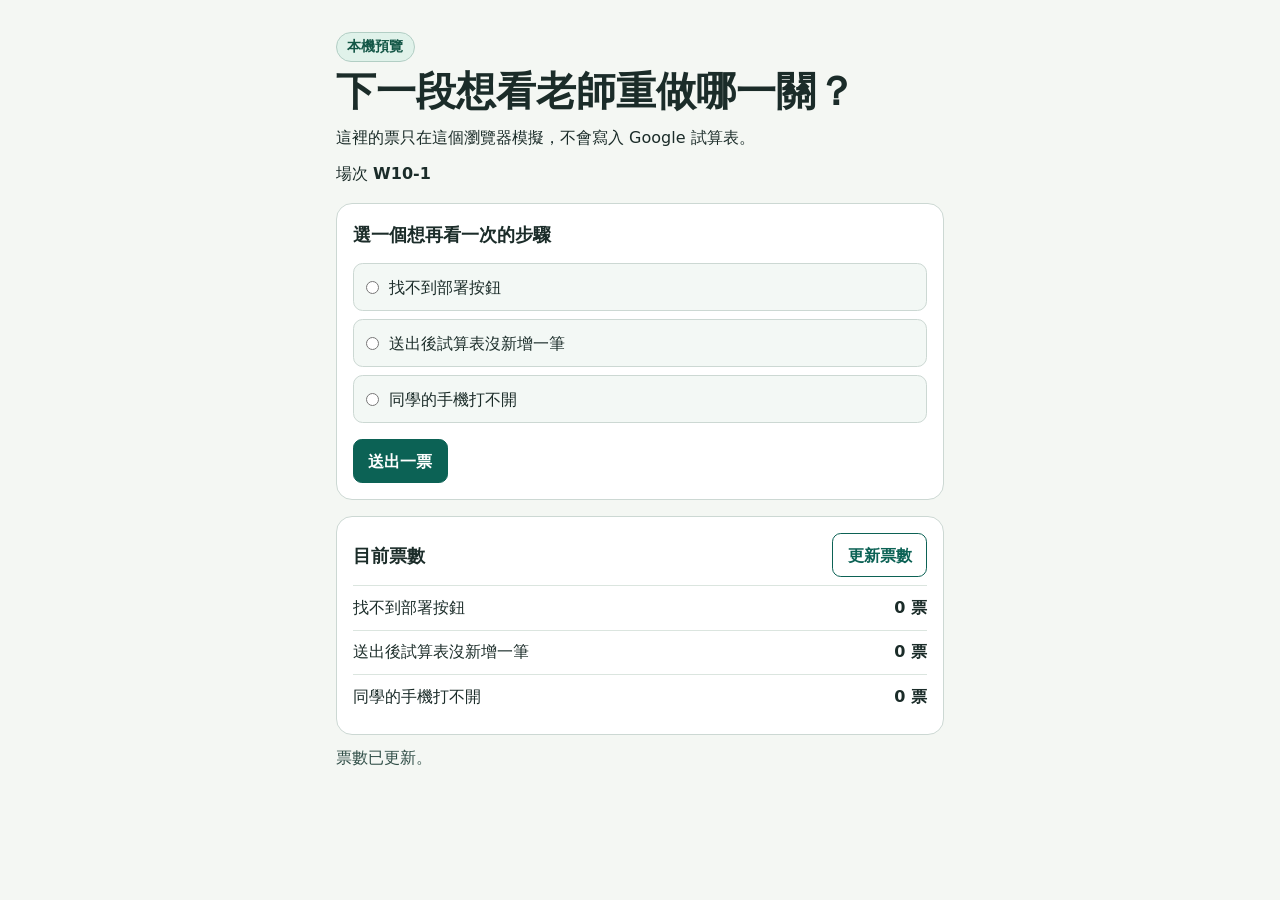
<file: w10/Index.html>
<!doctype html>
<html lang="zh-Hant" data-mode="<?= 'cloud' ?>">
<head>
  <meta charset="utf-8">
  <meta name="viewport" content="width=device-width, initial-scale=1">
  <title>下一段想看老師重做哪一關？</title>
  <style>
    :root {
      color-scheme: light;
      font-family: system-ui, sans-serif;
      background: #f4f7f3;
      color: #1b2c29;
      line-height: 1.6;
    }
    * { box-sizing: border-box; }
    body { margin: 0; }
    main { width: min(100% - 2rem, 38rem); margin: 2rem auto; }
    h1 { margin: .3rem 0; font-size: clamp(1.75rem, 6vw, 2.5rem); line-height: 1.2; }
    h2, legend { font-size: 1.15rem; font-weight: 700; }
    p { margin: .65rem 0; }
    .mode {
      display: inline-block;
      padding: .15rem .65rem;
      border: 1px solid #b2cec4;
      border-radius: 1rem;
      background: #e0f2ea;
      color: #145747;
      font-size: .9rem;
      font-weight: 700;
    }
    .card {
      margin-top: 1rem;
      padding: 1rem;
      background: white;
      border: 1px solid #ccd8d3;
      border-radius: 1rem;
    }
    fieldset { margin: 0 0 1rem; border: 0; padding: 0; min-width: 0; }
    legend { padding: 0; margin-bottom: .4rem; }
    label {
      display: flex;
      align-items: center;
      gap: .65rem;
      min-height: 48px;
      margin-top: .5rem;
      padding: .55rem .75rem;
      background: #f3f8f5;
      border: 1px solid #ccd8d3;
      border-radius: .6rem;
      cursor: pointer;
    }
    input[type="radio"] { flex: none; margin: 0; accent-color: #0c6255; }
    button {
      min-height: 44px;
      padding: .45rem .9rem;
      border: 1px solid #0c6255;
      border-radius: .55rem;
      background: #0c6255;
      color: white;
      font: inherit;
      font-weight: 650;
      cursor: pointer;
    }
    button.secondary { background: white; color: #0c6255; }
    button:disabled { opacity: .65; cursor: default; }
    :focus-visible { outline: 3px solid #955500; outline-offset: 3px; }
    .results-heading {
      display: flex;
      flex-wrap: wrap;
      align-items: center;
      justify-content: space-between;
      gap: .5rem;
    }
    .results-heading h2 { margin: 0; }
    ul { padding: 0; margin: .5rem 0 0; list-style: none; }
    li {
      display: flex;
      justify-content: space-between;
      gap: .75rem;
      border-top: 1px solid #dbe5df;
      padding: .55rem 0;
    }
    li strong { white-space: nowrap; }
    #status { min-height: 1.6em; color: #304e47; }
  </style>
</head>
<body>
  <main>
    <header>
      <span class="mode" id="mode-label">載入中</span>
      <h1 id="board-title">下一段想看老師重做哪一關？</h1>
      <p id="mode-description"></p>
      <p>場次 <strong id="round">載入中</strong></p>
    </header>

    <form class="card" id="vote-form">
      <fieldset id="vote-options" disabled>
        <legend>選一個想再看一次的步驟</legend>
        <div id="choices"></div>
      </fieldset>
      <button type="submit" id="submit-vote" disabled>送出一票</button>
    </form>

    <section class="card" aria-labelledby="results-title">
      <div class="results-heading">
        <h2 id="results-title">目前票數</h2>
        <button type="button" class="secondary" id="refresh-votes" disabled>更新票數</button>
      </div>
      <ul id="results" role="list"></ul>
    </section>
    <p id="status" role="status" aria-live="polite" aria-atomic="true">載入投票板中。</p>
    <noscript>請啟用 JavaScript，才能讀取選項和送出投票。</noscript>
  </main>
  <script>
    const isCloud = document.documentElement.dataset.mode === 'cloud';
    // 只供直接開啟 HTML 時預覽。雲端選項一律從 Code.gs 讀取。
    const previewBoard = {
      round: 'W10-1',
      title: '下一段想看老師重做哪一關？',
      options: [
        { id: 'deploy', label: '找不到部署按鈕' },
        { id: 'sheet', label: '送出後試算表沒新增一筆' },
        { id: 'phone', label: '同學的手機打不開' },
      ],
    };
    const storageKey = 'w10-help-board-preview:' + previewBoard.round;
    let previewCounts = {};
    let canUseStorage = true;
    let currentRound = '';
    let busy = false;
    const form = document.getElementById('vote-form');
    const fieldset = document.getElementById('vote-options');
    const choices = document.getElementById('choices');
    const results = document.getElementById('results');
    const submitButton = document.getElementById('submit-vote');
    const refreshButton = document.getElementById('refresh-votes');
    const status = document.getElementById('status');

    document.getElementById('mode-label').textContent = isCloud ? '雲端投票' : '本機預覽';
    document.getElementById('mode-description').textContent = isCloud
      ? '每票只記場次和選項。'
      : '這裡的票只在這個瀏覽器模擬，不會寫入 Google 試算表。';

    function setBusy(value) {
      busy = value;
      fieldset.disabled = busy || !currentRound;
      submitButton.disabled = busy || !currentRound;
      refreshButton.disabled = busy;
    }

    function readPreviewCounts() {
      if (canUseStorage) {
        try {
          previewCounts = JSON.parse(localStorage.getItem(storageKey)) || {};
        } catch (error) {
          canUseStorage = false;
        }
      }
      return previewCounts;
    }

    function previewCount(counts, id) {
      const count = counts[id];
      return Number.isSafeInteger(count) && count >= 0 ? count : 0;
    }

    function readPreviewBoard() {
      const counts = readPreviewCounts();
      return {
        ...previewBoard,
        options: previewBoard.options.map((item) => ({
          ...item,
          count: previewCount(counts, item.id),
        })),
      };
    }

    function writePreviewVote(optionId) {
      const counts = readPreviewCounts();
      previewCounts = { ...counts, [optionId]: previewCount(counts, optionId) + 1 };
      if (canUseStorage) {
        try {
          localStorage.setItem(storageKey, JSON.stringify(previewCounts));
        } catch (error) {
          canUseStorage = false;
        }
      }
      return { ok: true };
    }

    function callServer(action, ...args) {
      return new Promise((resolve, reject) => {
        if (!window.google || !google.script || !google.script.run) {
          reject(new Error('無法連線'));
          return;
        }
        const runner = google.script.run.withSuccessHandler(resolve).withFailureHandler(reject);
        runner[action](...args);
      });
    }

    function showBoard(board) {
      const selected = currentRound === board.round
        ? choices.querySelector('input:checked')?.value
        : null;
      currentRound = board.round;
      document.getElementById('board-title').textContent = board.title;
      document.getElementById('round').textContent = board.round;
      choices.replaceChildren();
      results.replaceChildren();
      for (const option of board.options) {
        const label = document.createElement('label');
        const radio = document.createElement('input');
        radio.type = 'radio';
        radio.name = 'vote';
        radio.value = option.id;
        radio.checked = option.id === selected;
        radio.required = true;
        label.append(radio, document.createTextNode(option.label));
        choices.append(label);

        const row = document.createElement('li');
        const count = document.createElement('strong');
        count.textContent = option.count + ' 票';
        row.append(document.createTextNode(option.label), count);
        results.append(row);
      }
    }

    async function updateResults() {
      const board = isCloud ? await callServer('getBoard') : readPreviewBoard();
      if (board.error) {
        return board.error;
      }
      showBoard(board);
      return '';
    }

    async function refreshResults() {
      if (busy) return;
      setBusy(true);
      status.textContent = '正在讀取票數。';
      try {
        status.textContent = (await updateResults()) || '票數已更新。';
      } catch (error) {
        status.textContent = '暫時讀不到票數，請稍後按「更新票數」。';
      } finally {
        setBusy(false);
      }
    }

    form.addEventListener('submit', async (event) => {
      event.preventDefault();
      const selection = choices.querySelector('input:checked');
      if (busy || !selection) return;
      setBusy(true);
      status.textContent = '正在送出。';
      try {
        const reply = isCloud
          ? await callServer('submitVote', currentRound, selection.value)
          : writePreviewVote(selection.value);
        if (!reply.ok) {
          status.textContent = reply.error || '暫時無法確認是否寫入，請先更新票數。';
          return;
        }

        selection.checked = false;
        const success = isCloud ? '已送出一票。' : '已在本機模擬一票。';
        status.textContent = success;
        try {
          if (await updateResults()) {
            status.textContent = success + ' 目前讀不到最新票數，請稍後更新。';
          }
        } catch (error) {
          status.textContent = success + ' 目前讀不到最新票數，請稍後更新。';
        }
      } catch (error) {
        status.textContent = '暫時無法確認是否寫入，請先更新票數，再請老師查看試算表。';
      } finally {
        setBusy(false);
      }
    });

    refreshButton.addEventListener('click', refreshResults);
    refreshResults();
  </script>
</body>
</html>
</file>
